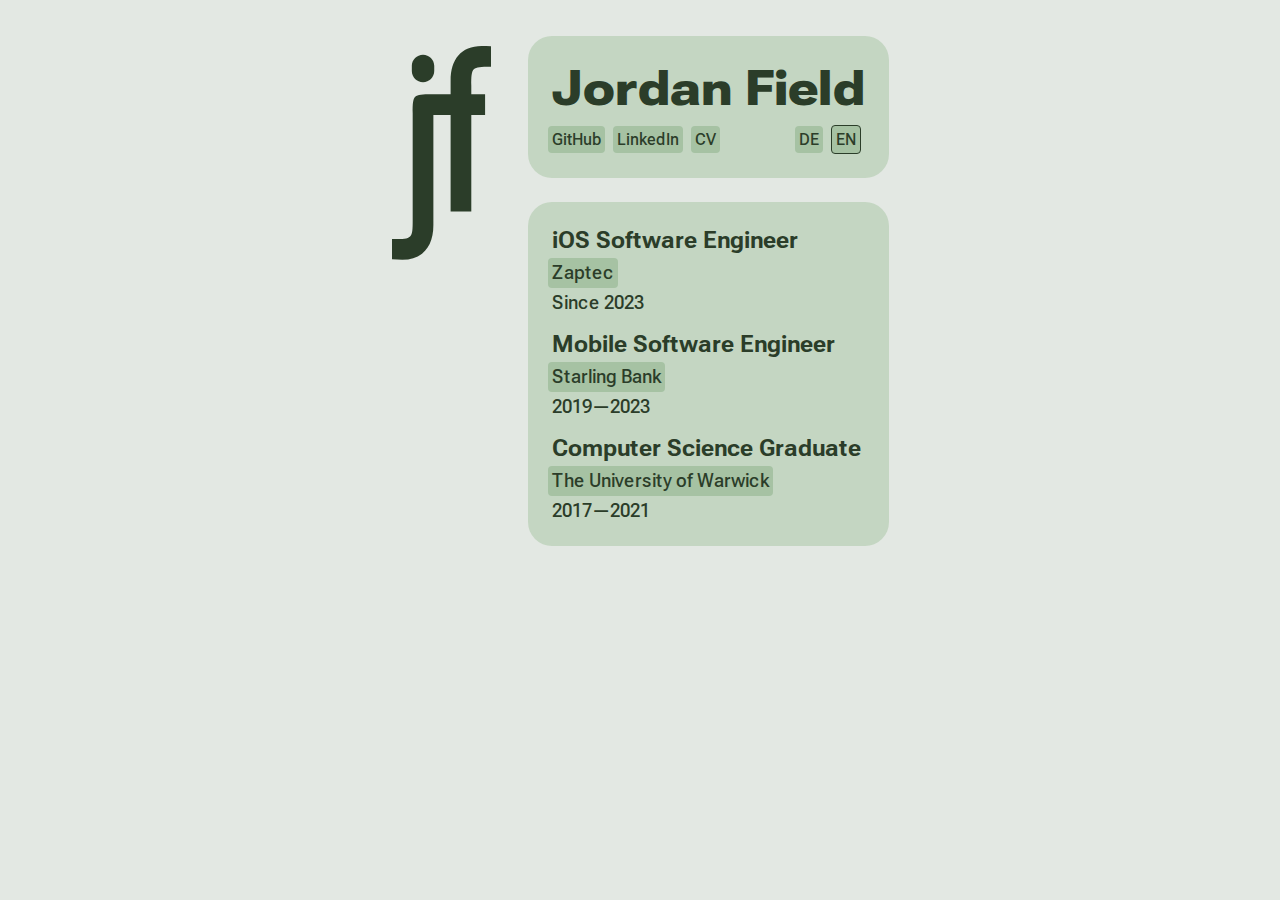
<file: index.html>
<html>

<head>
	<link rel="stylesheet" type="text/css" href="index.css">
	<link rel="mask-icon" type="image/svg-xml" href="resources/favicon.svg">
	<meta name="viewport" content="width=device-width">
	<script>
		/* Horrible hacks since chromium system-ui font isn't variable */
		var b = document.documentElement;
              b.setAttribute('data-useragent',  navigator.userAgent);
              b.setAttribute('data-platform', navigator.platform );
	</script>
</head>

<body>
	<div id="content">
		<div id="logo-container">
			<svg viewBox="0 0 116 248" version="1.1" xmlns="http://www.w3.org/2000/svg"
				xmlns:xlink="http://www.w3.org/1999/xlink">
				<g id="Page-1" stroke="none" stroke-width="1" fill="none" fill-rule="evenodd">
					<path
						d="M104,0 C108,0 112,0.166666667 116,0.5 L115.999,23.999 L115.287176,24.000024 L115.287176,24.000024 L113.904152,24.000648 C92.677448,24.020952 92.020952,24.677448 92.000648,45.904152 L92,48 L115.999,47.999 L116,48 L92,48 L92,56 L108,56 L108,80 L92,80 L92,192 L68,192 L68,80 L48,80 L48,208 C48,232 36,248 12,248 C8,248 4,247.833333 1.42414709e-14,247.5 L-5.6358512e-15,224 C0.24,224 0.4776,224 0.712824,223.999976 L2.095848,223.999352 C23.322552,223.979048 23.979048,223.322552 23.999352,202.095848 L23.999976,200.712824 L23.999976,200.712824 L24,200 L24.000648,77.904152 C24.020952,56.677448 24.677448,56.020952 45.904152,56.000648 L68,56 L68,48 L68,48 L68,40 C68,16 80,0 104,0 Z M36,10 C43.1797017,10 49,15.8202983 49,23 L49,29 C49,36.1797017 43.1797017,42 36,42 C28.8202983,42 23,36.1797017 23,29 L23,23 C23,15.8202983 28.8202983,10 36,10 Z"
						id="logo-path"></path>
				</g>
			</svg>
		</div>
		<div id="info">
			<div class="section" id="preamble">
				<h1>Jordan Field</h1>
				<div class="links">
					<a href="https://github.com/jordanfield">GitHub</a>
					<a href="https://www.linkedin.com/in/jordan-field/">LinkedIn</a>
					<a href="/resources/Web_Safe_CV.pdf">CV</a>
					<div class="spacer"></div>
					<a href="de/">DE</a>
					<a class="active" href=".">EN</a>
				</div>
			</div>
			<div class="section" id="timeline">
				<div class="datum">
					<h2>iOS Software Engineer</h2>
					<h3 class='link'><a href="https://zaptec.com/en/">Zaptec</a></h3>
					<h3>Since 2023</h3>
				</div>
				<div class="datum">
					<h2>Mobile Software Engineer</h2>
					<h3 class='link'><a href="https://starlingbank.com">Starling Bank</a></h3>
					<h3>2019&mdash;2023</h3>
				</div>
				<div class="datum">
					<h2>Computer Science Graduate</h2>
					<h3 class='link'><a href="https://warwick.ac.uk">The University of Warwick</a></h3>
					<h3>2017&mdash;2021</h3>
				</div>
			</div>
		</div>
	</div>
</body>
</html>
</file>
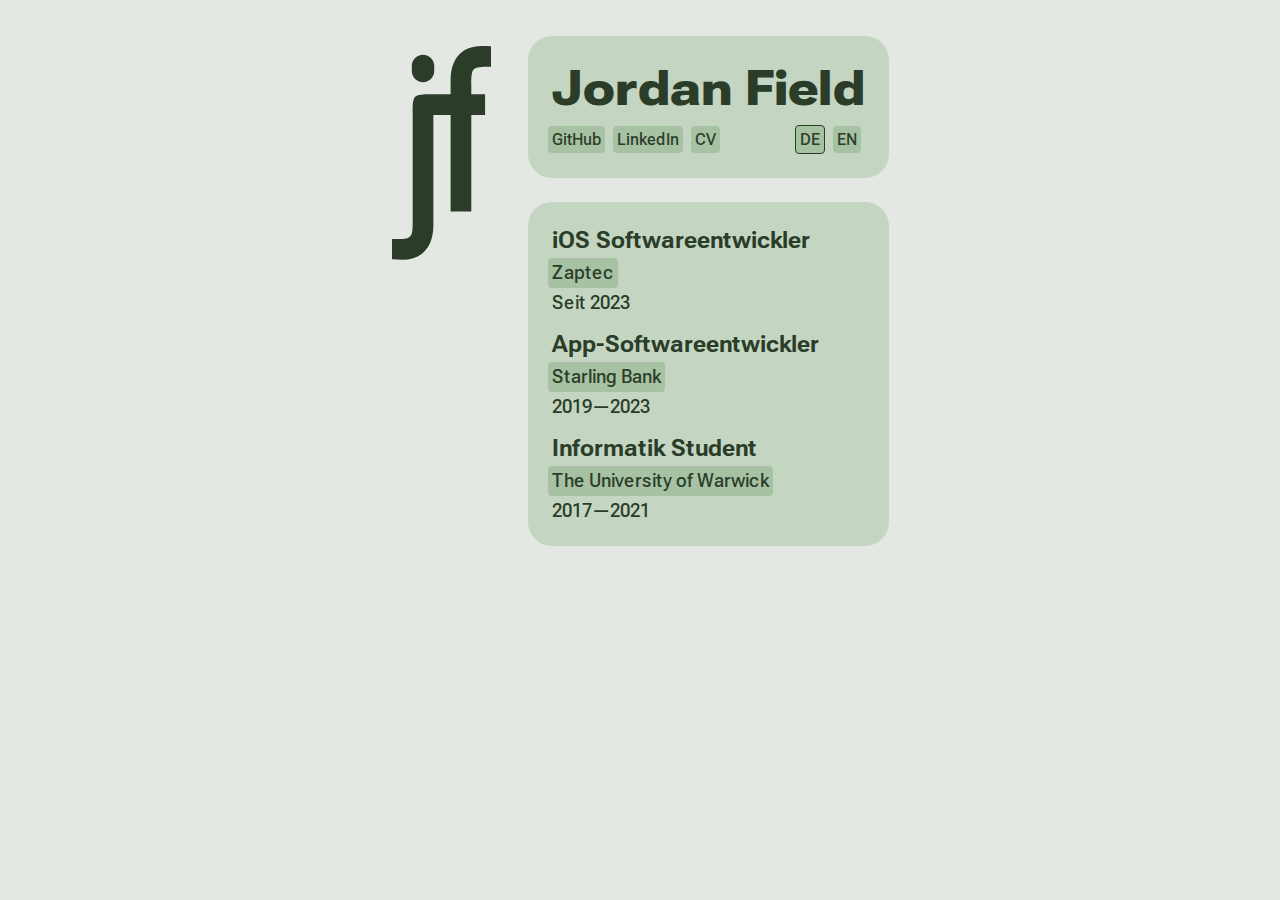
<file: de/index.html>
<html>
<head>
	<link rel="stylesheet" type="text/css" href="../index.css">
	<link rel="mask-icon" type="image/svg-xml" href="../resources/favicon.svg">
	<meta name="viewport" content="width=device-width">
	<script>
		/* Horrible hacks since chromium system-ui font isn't variable */
		var b = document.documentElement;
              b.setAttribute('data-useragent',  navigator.userAgent);
              b.setAttribute('data-platform', navigator.platform );
	</script>
</head>

<body>
	<div id="content">
		<div id="logo-container">
			<svg viewBox="0 0 116 248" version="1.1" xmlns="http://www.w3.org/2000/svg"
				xmlns:xlink="http://www.w3.org/1999/xlink">
				<g id="Page-1" stroke="none" stroke-width="1" fill="none" fill-rule="evenodd">
					<path
						d="M104,0 C108,0 112,0.166666667 116,0.5 L115.999,23.999 L115.287176,24.000024 L115.287176,24.000024 L113.904152,24.000648 C92.677448,24.020952 92.020952,24.677448 92.000648,45.904152 L92,48 L115.999,47.999 L116,48 L92,48 L92,56 L108,56 L108,80 L92,80 L92,192 L68,192 L68,80 L48,80 L48,208 C48,232 36,248 12,248 C8,248 4,247.833333 1.42414709e-14,247.5 L-5.6358512e-15,224 C0.24,224 0.4776,224 0.712824,223.999976 L2.095848,223.999352 C23.322552,223.979048 23.979048,223.322552 23.999352,202.095848 L23.999976,200.712824 L23.999976,200.712824 L24,200 L24.000648,77.904152 C24.020952,56.677448 24.677448,56.020952 45.904152,56.000648 L68,56 L68,48 L68,48 L68,40 C68,16 80,0 104,0 Z M36,10 C43.1797017,10 49,15.8202983 49,23 L49,29 C49,36.1797017 43.1797017,42 36,42 C28.8202983,42 23,36.1797017 23,29 L23,23 C23,15.8202983 28.8202983,10 36,10 Z"
						id="logo-path"></path>
				</g>
			</svg>
		</div>
		<div id="info">
			<div class="section" id="preamble">
				<h1>Jordan Field</h1>
				<div class="links">
					<a href="https://github.com/jordanfield">GitHub</a>
					<a href="https://www.linkedin.com/in/jordan-field/">LinkedIn</a>
					<a href="/resources/Web_Safe_CV.pdf">CV</a>
					<div class="spacer"></div>
					<a class="active" href=".">DE</a>
					<a href="/">EN</a>
				</div>
			</div>
			<div class="section" id="timeline">
				<div class="datum">
					<h2>iOS Softwareentwickler</h2>
					<h3 class='link'><a href="https://zaptec.com/de/">Zaptec</a></h3>
					<h3>Seit 2023</h3>
				</div>
				<div class="datum">
					<h2>App-Softwareentwickler</h2>
					<h3 class='link'><a href="https://starlingbank.com">Starling Bank</a></h3>
					<h3>2019&mdash;2023</h3>
				</div>
				<div class="datum">
					<h2>Informatik Student</h2>
					<h3 class='link'><a href="https://warwick.ac.uk">The University of Warwick</a></h3>
					<h3>2017&mdash;2021</h3>
				</div>
			</div>
		</div>
	</div>
</body>
</html>
</file>
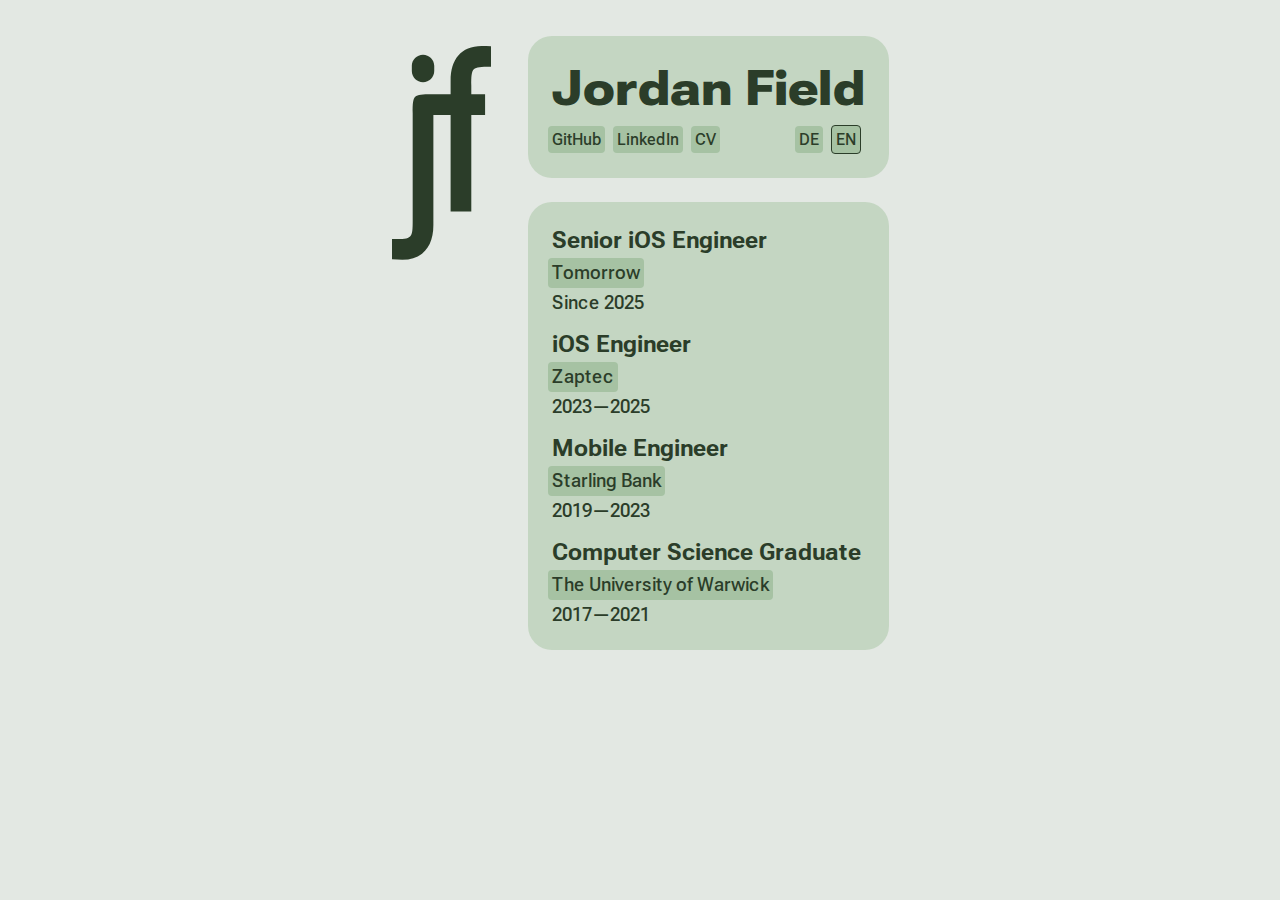
<file: static/index.html>
<html>

<head>
	<link rel="stylesheet" type="text/css" href="index.css">
	<link rel="mask-icon" type="image/svg-xml" href="resources/favicon.svg">
	<meta name="viewport" content="width=device-width">
	<script>
		/* Horrible hacks since chromium system-ui font isn't variable */
		var b = document.documentElement;
              b.setAttribute('data-useragent', navigator.userAgent);
              b.setAttribute('data-platform', navigator.platform);
	</script>
</head>

<body>
	<div id="content">
		<div id="logo-container">
			<svg viewBox="0 0 116 248" version="1.1" xmlns="http://www.w3.org/2000/svg"
				xmlns:xlink="http://www.w3.org/1999/xlink">
				<g id="Page-1" stroke="none" stroke-width="1" fill="none" fill-rule="evenodd">
					<path
						d="M104,0 C108,0 112,0.166666667 116,0.5 L115.999,23.999 L115.287176,24.000024 L115.287176,24.000024 L113.904152,24.000648 C92.677448,24.020952 92.020952,24.677448 92.000648,45.904152 L92,48 L115.999,47.999 L116,48 L92,48 L92,56 L108,56 L108,80 L92,80 L92,192 L68,192 L68,80 L48,80 L48,208 C48,232 36,248 12,248 C8,248 4,247.833333 1.42414709e-14,247.5 L-5.6358512e-15,224 C0.24,224 0.4776,224 0.712824,223.999976 L2.095848,223.999352 C23.322552,223.979048 23.979048,223.322552 23.999352,202.095848 L23.999976,200.712824 L23.999976,200.712824 L24,200 L24.000648,77.904152 C24.020952,56.677448 24.677448,56.020952 45.904152,56.000648 L68,56 L68,48 L68,48 L68,40 C68,16 80,0 104,0 Z M36,10 C43.1797017,10 49,15.8202983 49,23 L49,29 C49,36.1797017 43.1797017,42 36,42 C28.8202983,42 23,36.1797017 23,29 L23,23 C23,15.8202983 28.8202983,10 36,10 Z"
						id="logo-path"></path>
				</g>
			</svg>
		</div>
		<div id="info">
			<div class="section" id="preamble">
				<h1>Jordan Field</h1>
				<div class="links">
					<a href="https://github.com/jordanfield">GitHub</a>
					<a href="https://www.linkedin.com/in/jordan-field/">LinkedIn</a>
					<a href="/resources/Web_Safe_CV.pdf">CV</a>
					<div class="spacer"></div>
					<a href="de/">DE</a>
					<a class="active" href=".">EN</a>
				</div>
			</div>
			<div class="section" id="timeline">
				<div class="datum">
					<h2>Senior iOS Engineer</h2>
					<h3 class='link'><a href="https://tomorrow.one/">Tomorrow</a></h3>
					<h3>Since 2025</h3>
				</div>
				<div class="datum">
					<h2>iOS Engineer</h2>
					<h3 class='link'><a href="https://zaptec.com/en/">Zaptec</a></h3>
					<h3>2023&mdash;2025</h3>
				</div>
				<div class="datum">
					<h2>Mobile Engineer</h2>
					<h3 class='link'><a href="https://starlingbank.com">Starling Bank</a></h3>
					<h3>2019&mdash;2023</h3>
				</div>
				<div class="datum">
					<h2>Computer Science Graduate</h2>
					<h3 class='link'><a href="https://warwick.ac.uk">The University of Warwick</a></h3>
					<h3>2017&mdash;2021</h3>
				</div>
			</div>
		</div>
	</div>
</body>
</html>
</file>
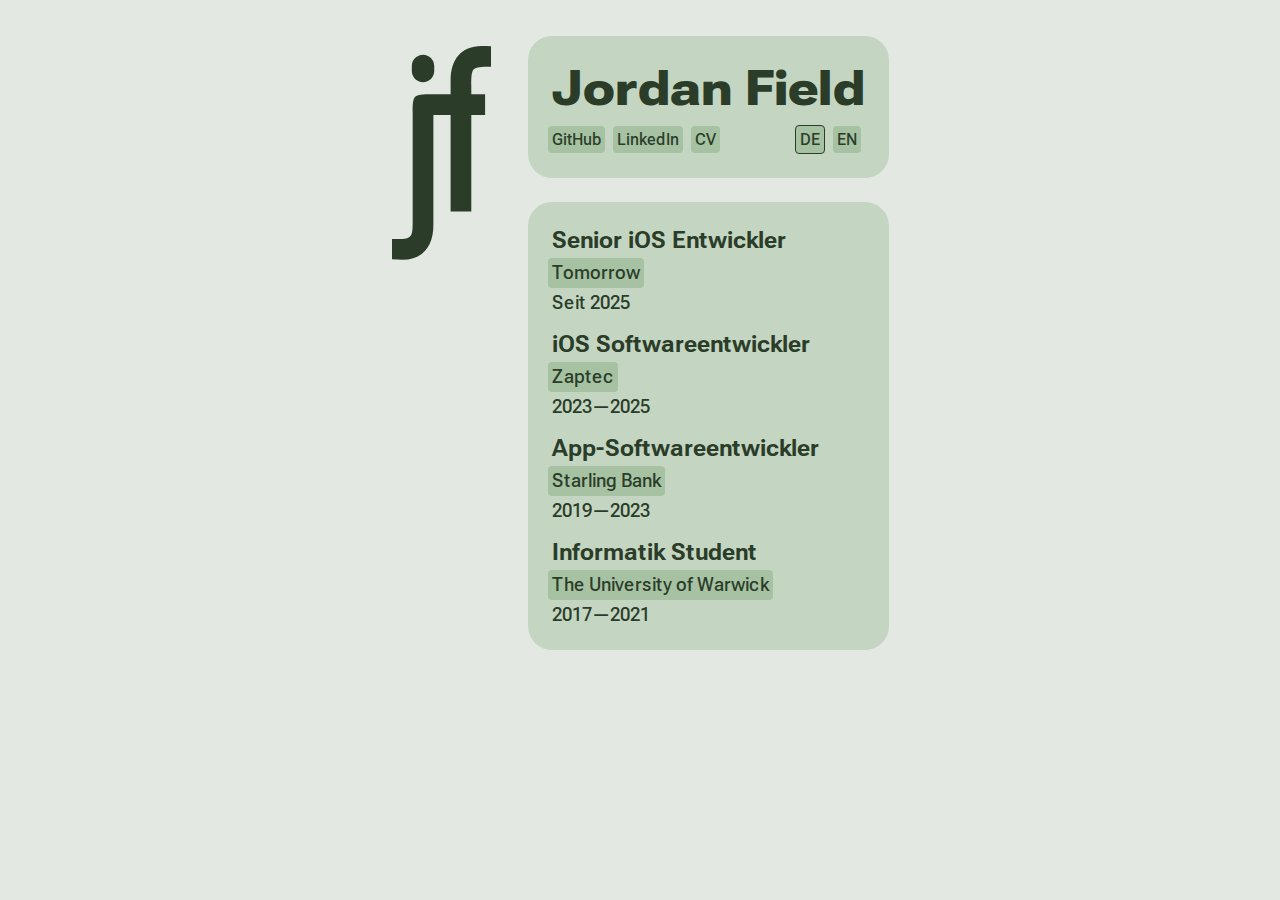
<file: static/de/index.html>
<html>
<head>
	<link rel="stylesheet" type="text/css" href="../index.css">
	<link rel="mask-icon" type="image/svg-xml" href="../resources/favicon.svg">
	<meta name="viewport" content="width=device-width">
	<script>
		/* Horrible hacks since chromium system-ui font isn't variable */
		var b = document.documentElement;
              b.setAttribute('data-useragent',  navigator.userAgent);
              b.setAttribute('data-platform', navigator.platform );
	</script>
</head>

<body>
	<div id="content">
		<div id="logo-container">
			<svg viewBox="0 0 116 248" version="1.1" xmlns="http://www.w3.org/2000/svg"
				xmlns:xlink="http://www.w3.org/1999/xlink">
				<g id="Page-1" stroke="none" stroke-width="1" fill="none" fill-rule="evenodd">
					<path
						d="M104,0 C108,0 112,0.166666667 116,0.5 L115.999,23.999 L115.287176,24.000024 L115.287176,24.000024 L113.904152,24.000648 C92.677448,24.020952 92.020952,24.677448 92.000648,45.904152 L92,48 L115.999,47.999 L116,48 L92,48 L92,56 L108,56 L108,80 L92,80 L92,192 L68,192 L68,80 L48,80 L48,208 C48,232 36,248 12,248 C8,248 4,247.833333 1.42414709e-14,247.5 L-5.6358512e-15,224 C0.24,224 0.4776,224 0.712824,223.999976 L2.095848,223.999352 C23.322552,223.979048 23.979048,223.322552 23.999352,202.095848 L23.999976,200.712824 L23.999976,200.712824 L24,200 L24.000648,77.904152 C24.020952,56.677448 24.677448,56.020952 45.904152,56.000648 L68,56 L68,48 L68,48 L68,40 C68,16 80,0 104,0 Z M36,10 C43.1797017,10 49,15.8202983 49,23 L49,29 C49,36.1797017 43.1797017,42 36,42 C28.8202983,42 23,36.1797017 23,29 L23,23 C23,15.8202983 28.8202983,10 36,10 Z"
						id="logo-path"></path>
				</g>
			</svg>
		</div>
		<div id="info">
			<div class="section" id="preamble">
				<h1>Jordan Field</h1>
				<div class="links">
					<a href="https://github.com/jordanfield">GitHub</a>
					<a href="https://www.linkedin.com/in/jordan-field/">LinkedIn</a>
					<a href="/resources/Web_Safe_CV.pdf">CV</a>
					<div class="spacer"></div>
					<a class="active" href=".">DE</a>
					<a href="/">EN</a>
				</div>
			</div>
			<div class="section" id="timeline">
				<div class="datum">
					<h2>Senior iOS Entwickler</h2>
					<h3 class='link'><a href="https://tomorrow.one/">Tomorrow</a></h3>
					<h3>Seit 2025</h3>
				</div>
				<div class="datum">
					<h2>iOS Softwareentwickler</h2>
					<h3 class='link'><a href="https://zaptec.com/de/">Zaptec</a></h3>
					<h3>2023&mdash;2025</h3>
				</div>
				<div class="datum">
					<h2>App-Softwareentwickler</h2>
					<h3 class='link'><a href="https://starlingbank.com">Starling Bank</a></h3>
					<h3>2019&mdash;2023</h3>
				</div>
				<div class="datum">
					<h2>Informatik Student</h2>
					<h3 class='link'><a href="https://warwick.ac.uk">The University of Warwick</a></h3>
					<h3>2017&mdash;2021</h3>
				</div>
			</div>
		</div>
	</div>
</body>
</html>
</file>
<file: index.css>
@font-face {
	font-family: 'RobotoFlex';
	src: url('resources/RobotoFlex[GRAD,XOPQ,XTRA,YOPQ,YTAS,YTDE,YTFI,YTLC,YTUC,opsz,slnt,wdth,wght].woff') format('woff2 supports variations'),
		 url('resources/RobotoFlex[GRAD,XOPQ,XTRA,YOPQ,YTAS,YTDE,YTFI,YTLC,YTUC,opsz,slnt,wdth,wght].woff') format('woff2-variations');
	font-weight: 100 800;
	font-stretch: 10% 150%;
	font-style: normal;
}

:root {
	--button: hsl(114, 20%, 70%);
	--text: hsl(114, 20%, 20%);
	--background-level-0: hsl(114, 10%, 90%);
	--background-level-1: hsl(114, 20%, 80%);

	--size-xxxs: 2px;
	--size-xxs: 4px;
	--size-xs: 8px;
	--size-s: 16px;
	--size-m: 24px;
	--size-l: 36px;
	--size-xl: 48px;
	--size-xxl: 64px;
}

@media (prefers-color-scheme: dark) {
	:root {
		--button: hsl(114, 10%, 30%);
		--text: hsl(114, 20%, 87.5%);
		--background-level-0: hsl(114, 10%, 10%);
		--background-level-1: hsl(114, 10%, 17.5%);
	}
}

/* Horrible hacks since chromium system-ui font isn't variable */
html[data-useragent*="Chrome"] body {
	font-family: 'RobotoFlex', system-ui, sans-serif;
}

body {
	font-family: system-ui, 'RobotoFlex', sans-serif;
	background-color: var(--background-level-0);
	color: var(--text);
}

#preamble {
	display: flex;
	flex-direction: column;
	gap: var(--size-xs);
}

.spacer {
	flex-grow: 1;
}

#timeline {
	display: flex;
	flex-direction: column;
	gap: var(--size-s);
}

.datum { 
	display: flex;
	flex-direction: column;
	gap: var(--size-xs);
}

h1 {
	font-size: var(--size-xl);
	margin: 0;
	font-weight: 800;
	font-stretch: 125%;
}

h2 {
	margin: 0;
	font-weight: 650;
}

h3 {
	margin: 0;
	font-weight: 500;
}

.links {
	display: flex;
	align-items: baseline;
	gap: var(--size-xs);
}

a {
	position: relative;
	padding: var(--size-xxs);
	left: calc(var(--size-xxs) * -1);

	color: var(--text);
	font-weight: 500;
	border-radius: var(--size-xxs);
	background-color: var(--button);

	text-decoration: none;
	transition: all 0.2s;
}

a.active {
	border: 1px solid var(--text)
}

a:hover {
	font-stretch: 130%;
	font-weight: 700;
}

.section {
	flex-grow: 1;
	padding: var(--size-m);
	border-radius: 24px;
	background-color: var(--background-level-1);
}

#logo-container {
	padding-top: 10px;
	flex-basis: 100px;
}

#logo-path {
	fill: var(--text);
}

#info {
	display: flex;
	flex-direction: column;
	gap: 24px;
}

#content {
	display: flex;
	flex-wrap: wrap;
	justify-content: center;
	gap: 36px;
	margin-top: var(--size-l);
}
</file>
<file: static/index.css>
@font-face {
	font-family: 'RobotoFlex';
	src: url('resources/RobotoFlex[GRAD,XOPQ,XTRA,YOPQ,YTAS,YTDE,YTFI,YTLC,YTUC,opsz,slnt,wdth,wght].woff') format('woff2 supports variations'),
		 url('resources/RobotoFlex[GRAD,XOPQ,XTRA,YOPQ,YTAS,YTDE,YTFI,YTLC,YTUC,opsz,slnt,wdth,wght].woff') format('woff2-variations');
	font-weight: 100 800;
	font-stretch: 10% 150%;
	font-style: normal;
}

:root {
	--button: hsl(114, 20%, 70%);
	--text: hsl(114, 20%, 20%);
	--background-level-0: hsl(114, 10%, 90%);
	--background-level-1: hsl(114, 20%, 80%);

	--size-xxxs: 2px;
	--size-xxs: 4px;
	--size-xs: 8px;
	--size-s: 16px;
	--size-m: 24px;
	--size-l: 36px;
	--size-xl: 48px;
	--size-xxl: 64px;
}

@media (prefers-color-scheme: dark) {
	:root {
		--button: hsl(114, 10%, 30%);
		--text: hsl(114, 20%, 87.5%);
		--background-level-0: hsl(114, 10%, 10%);
		--background-level-1: hsl(114, 10%, 17.5%);
	}
}

/* Horrible hacks since chromium system-ui font isn't variable */
html[data-useragent*="Chrome"] body {
	font-family: 'RobotoFlex', system-ui, sans-serif;
}

body {
	font-family: system-ui, 'RobotoFlex', sans-serif;
	background-color: var(--background-level-0);
	color: var(--text);
}

#preamble {
	display: flex;
	flex-direction: column;
	gap: var(--size-xs);
}

.spacer {
	flex-grow: 1;
}

#timeline {
	display: flex;
	flex-direction: column;
	gap: var(--size-s);
}

.datum { 
	display: flex;
	flex-direction: column;
	gap: var(--size-xs);
}

h1 {
	font-size: var(--size-xl);
	margin: 0;
	font-weight: 800;
	font-stretch: 125%;
}

h2 {
	margin: 0;
	font-weight: 650;
}

h3 {
	margin: 0;
	font-weight: 500;
}

.links {
	display: flex;
	align-items: baseline;
	gap: var(--size-xs);
}

a {
	position: relative;
	padding: var(--size-xxs);
	left: calc(var(--size-xxs) * -1);

	color: var(--text);
	font-weight: 500;
	border-radius: var(--size-xxs);
	background-color: var(--button);

	text-decoration: none;
	transition: all 0.2s;
}

a.active {
	border: 1px solid var(--text)
}

a:hover {
	font-stretch: 130%;
	font-weight: 700;
}

.section {
	flex-grow: 1;
	padding: var(--size-m);
	border-radius: 24px;
	background-color: var(--background-level-1);
}

#logo-container {
	padding-top: 10px;
	flex-basis: 100px;
}

#logo-path {
	fill: var(--text);
}

#info {
	display: flex;
	flex-direction: column;
	gap: 24px;
}

#content {
	display: flex;
	flex-wrap: wrap;
	justify-content: center;
	gap: 36px;
	margin-top: var(--size-l);
}
</file>
